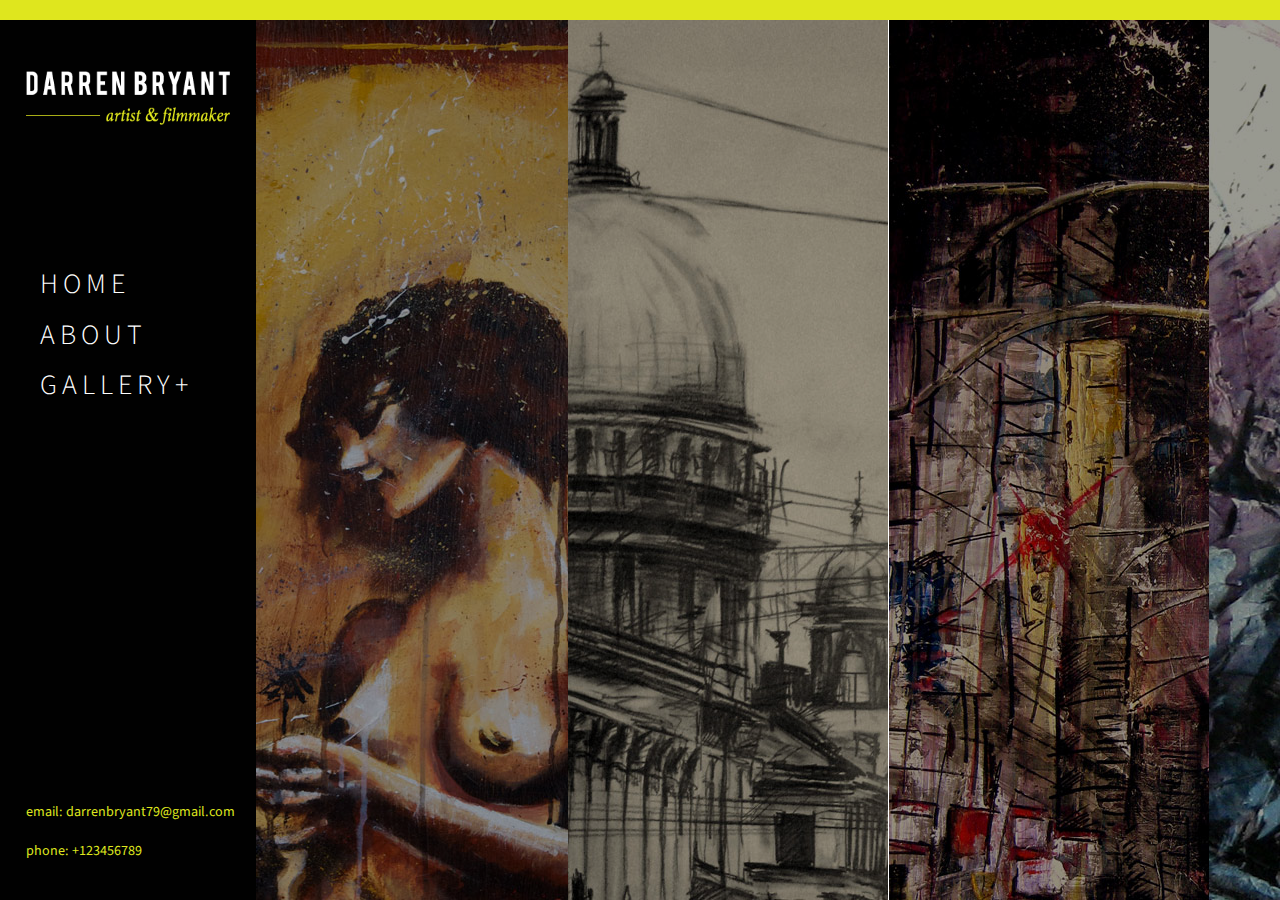
<file: index.html>
<!doctype html>
<html lang="en">
<head>
	<meta charset="UTF-8">
	<title>Darren Bryant | Artist & Filmmaker</title>
	<link rel="stylesheet" href="styles/normalize.css">
	<link rel="stylesheet" href="styles/main.css">
	<meta name="viewport" content="initial-scale=1, maximum-scale=1">
	<link href='http://fonts.googleapis.com/css?family=Source+Sans+Pro:300,400,700' rel='stylesheet' type='text/css'>
</head>
<body>
	<header>
		<div id="menubtn"></div>
			<div id="logo"></div>
		<nav>
			<ul id="menu">
				<li><a href="index.html">home</a></li>
				<li><a href="about.html">about</a></li>
				<li><a href="gallery.html">gallery+</a></li>
			</ul>
			<footer>
				<h4>email: darrenbryant79@gmail.com</h4>
				<h4>phone: +123456789</h4>
			</footer>
		</nav>
	</header>

	<section id="main">
		<ul class="content">
			<li>
				<a href="gallery.html">
					<img src="img/cover1.jpg">
					<div class="overlay">
						<h2>woman in yellow</h2>
						<h3>02.08.2013</p>
					</div>
				</a>	
			</li>
			<li>
				<a href="gallery.html">
				<img src="img/cover2.jpg">
				<div class="overlay">
					<h2>st petersburg</h2>
					<h3>02.08.2013</p>
				</div>
				</a>	
			</li>
			<li>
				<a href="gallery.html">
				<img src="img/cover3.jpg">
				<div class="overlay">
					<h2>downtown</h2>
					<h3>02.08.2013</p>
				</div>
				</a>	
			</li>
			<li>
				<a href="gallery.html">
				<img src="img/cover4.jpg">
				<div class="overlay">
					<h2>Moosey Moose</h2>
					<h3>02.08.2013</p>
				</div>
				</a>	
			</li>
			<li>
				<a href="gallery.html">
				<img src="img/cover1.jpg">
				<div class="overlay">
					<h2>woman in yellow</h2>
					<h3>02.08.2013</p>
				</div>
				</a>	
			</li>
			<li>
				<a href="gallery.html">
				<img src="img/cover2.jpg">
				<div class="overlay">
					<h2>st petersburg</h2>
					<h3>02.08.2013</p>
				</div>
				</a>	
			</li>
			<li>
				<a href="gallery.html">
				<img src="img/cover3.jpg">
				<div class="overlay">
					<h2>downtown</h2>
					<h3>02.08.2013</p>
				</div>
				</a>	
			</li>
			<li>
				<a href="gallery.html">
				<img src="img/cover4.jpg">
				<div class="overlay">
					<h2>Moosey Moose</h2>
					<h3>02.08.2013</p>
				</div>
				</a>	
			</li>
			<li>
				<a href="gallery.html">
				<img src="img/cover1.jpg">
				<div class="overlay">
					<h2>woman in yellow</h2>
					<h3>02.08.2013</p>
				</div>
				</a>	
			</li>
			<li>
				<a href="gallery.html">
				<img src="img/cover2.jpg">
				<div class="overlay">
					<h2>st petersburg</h2>
					<h3>02.08.2013</p>
				</div>
				</a>	
			</li>
			<li>
				<a href="gallery.html">
				<img src="img/cover3.jpg">
				<div class="overlay">
					<h2>downtown</h2>
					<h3>02.08.2013</p>
				</div>
				</a>	
			</li>
			<li>
				<a href="gallery.html">
				<img src="img/cover4.jpg">
				<div class="overlay">
					<h2>Moosey Moose</h2>
					<h3>02.08.2013</p>
				</div>
				</a>	
			</li>
		</ul>
	</section>	
	<script type='text/javascript' src='js/jquery.min.js'></script>
	<script type='text/javascript' src='js/jquery.mousewheel.js'></script>
	<script type="text/javascript" src="js/menu.js"></script>
	<script type="text/javascript">
		$(function() {
			$("body").mousewheel(function(e, delta) { 
				$('body').stop().animate({scrollLeft: '-='+(10*delta)+'px' }, 200);
					e.preventDefault();
			});
		});
	</script>
</body>
</html>
</file>
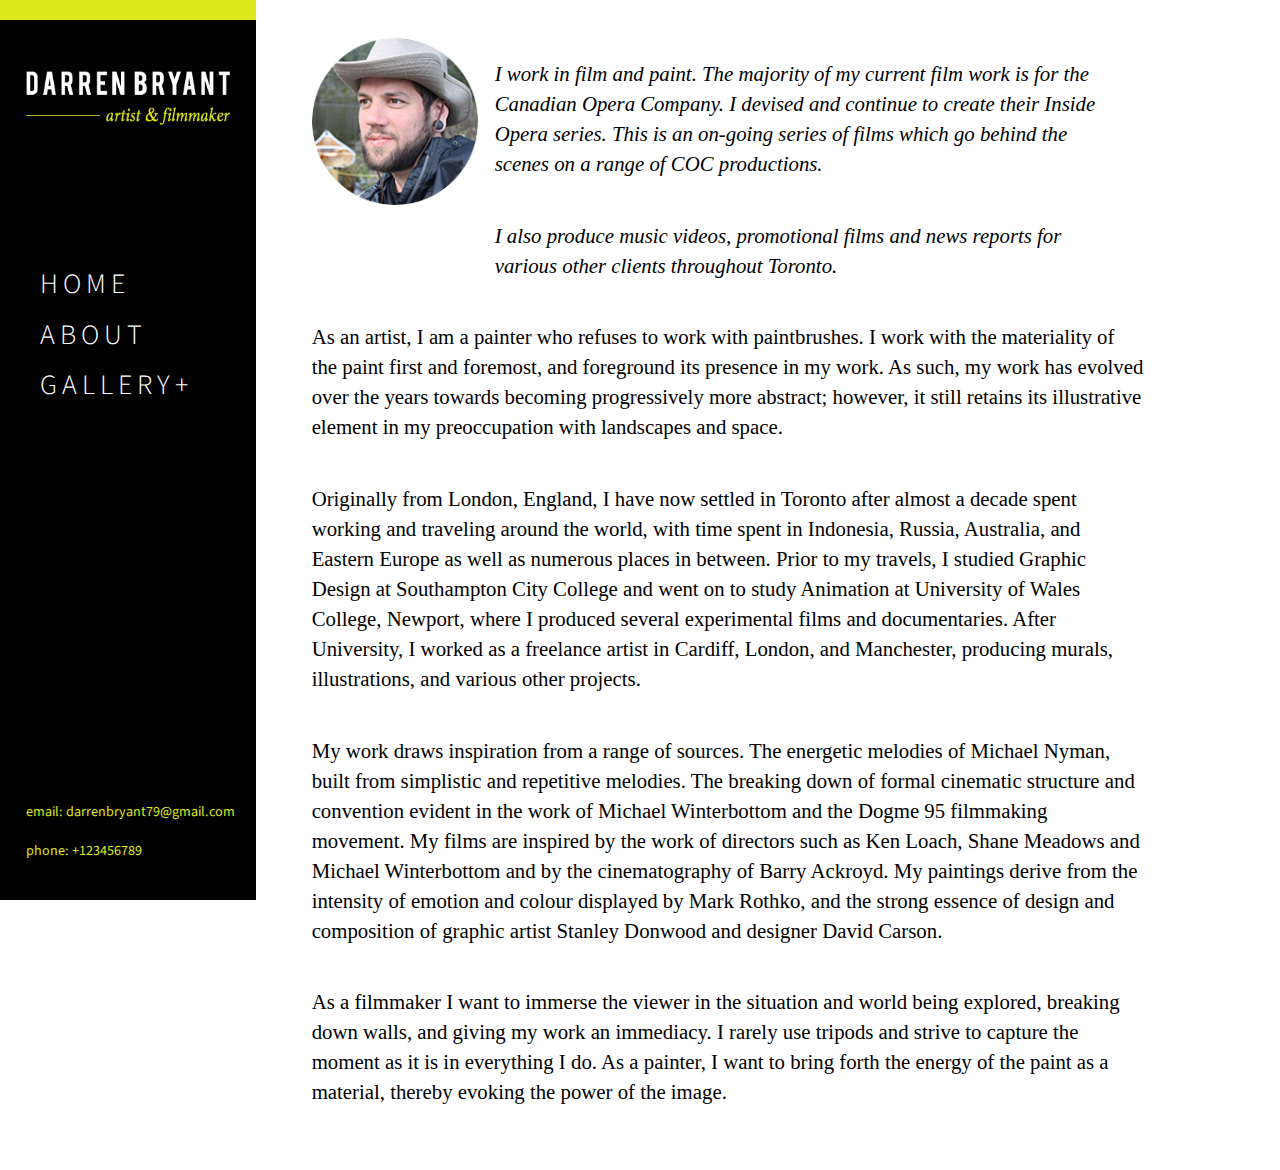
<file: about.html>
<!doctype html>
<html lang="en">
<head>
	<meta charset="UTF-8">
	<title>Darren Bryant | Artist & Filmmaker</title>
	<link rel="stylesheet" href="styles/normalize.css">
	<link rel="stylesheet" href="styles/main.css">
	<meta name="viewport" content="initial-scale=1, maximum-scale=1">
	<link href='http://fonts.googleapis.com/css?family=Source+Sans+Pro:300,400,700' rel='stylesheet' type='text/css'>
</head>
<body>
	<header>
		<div id="menubtn"></div>
			<div id="logo"></div>
		<nav>
			<ul id="menu">
				<li><a href="index.html">home</a></li>
				<li><a href="about.html">about</a></li>
				<li><a href="gallery.html">gallery+</a></li>
			</ul>
			<footer>
				<h4>email: darrenbryant79@gmail.com</h4>
				<h4>phone: +123456789</h4>
			</footer>
		</nav>
	</header>

	<section id="about">
		<div class="container">
			<img src="img/pic.png">
			<p class="cursive">I work in film and paint.  The majority of my current film work is for the Canadian Opera Company.  I devised and continue to create their Inside Opera series.  This is an on-going series of films which go behind the scenes on a range of COC productions.</p>
			<p class="cursive">I also produce music videos, promotional films and news reports for various other clients throughout Toronto.</p>
			<p>As an artist, I am a painter who refuses to work with paintbrushes.  I work with the materiality of the paint first and foremost, and foreground its presence in my work. As such, my work has evolved over the years towards becoming progressively more abstract; however, it still retains its illustrative element in my preoccupation with landscapes and space.</p>
			<p>Originally from London, England, I have now settled in Toronto after almost a decade spent working and traveling around the world, with time spent in Indonesia, Russia, Australia, and Eastern Europe as well as numerous places in between. Prior to my travels, I studied Graphic Design at Southampton City College and went on to study Animation at University of Wales College, Newport, where I produced several experimental films and documentaries. After University, I worked as a freelance artist in Cardiff, London, and Manchester, producing murals, illustrations, and various other projects.</p>
			<p>My work draws inspiration from a range of sources.  The energetic melodies of Michael Nyman, built from simplistic and repetitive melodies.  The breaking down of formal cinematic structure and convention evident in the work of Michael Winterbottom and the Dogme 95 filmmaking  movement.  My films are inspired by the work of directors such as Ken Loach, Shane Meadows and Michael Winterbottom and by the cinematography of Barry Ackroyd.  My paintings derive from the intensity of emotion and colour displayed by Mark Rothko, and the strong essence of design and composition of graphic artist Stanley Donwood and designer David Carson.</p>
			<p>As a filmmaker I want to immerse the viewer in the situation and world being explored, breaking down walls, and giving my work an immediacy. I rarely use tripods and strive to capture the moment as it is in everything I do.   As a painter, I want to bring forth the energy of the paint as a material, thereby evoking the power of the image.</p>
		</div>
	</section>
	<script type="text/javascript" src="js/jquery.min.js"></script>
	<script type="text/javascript" src="js/menu.js"></script>
</body>
</html>
</file>
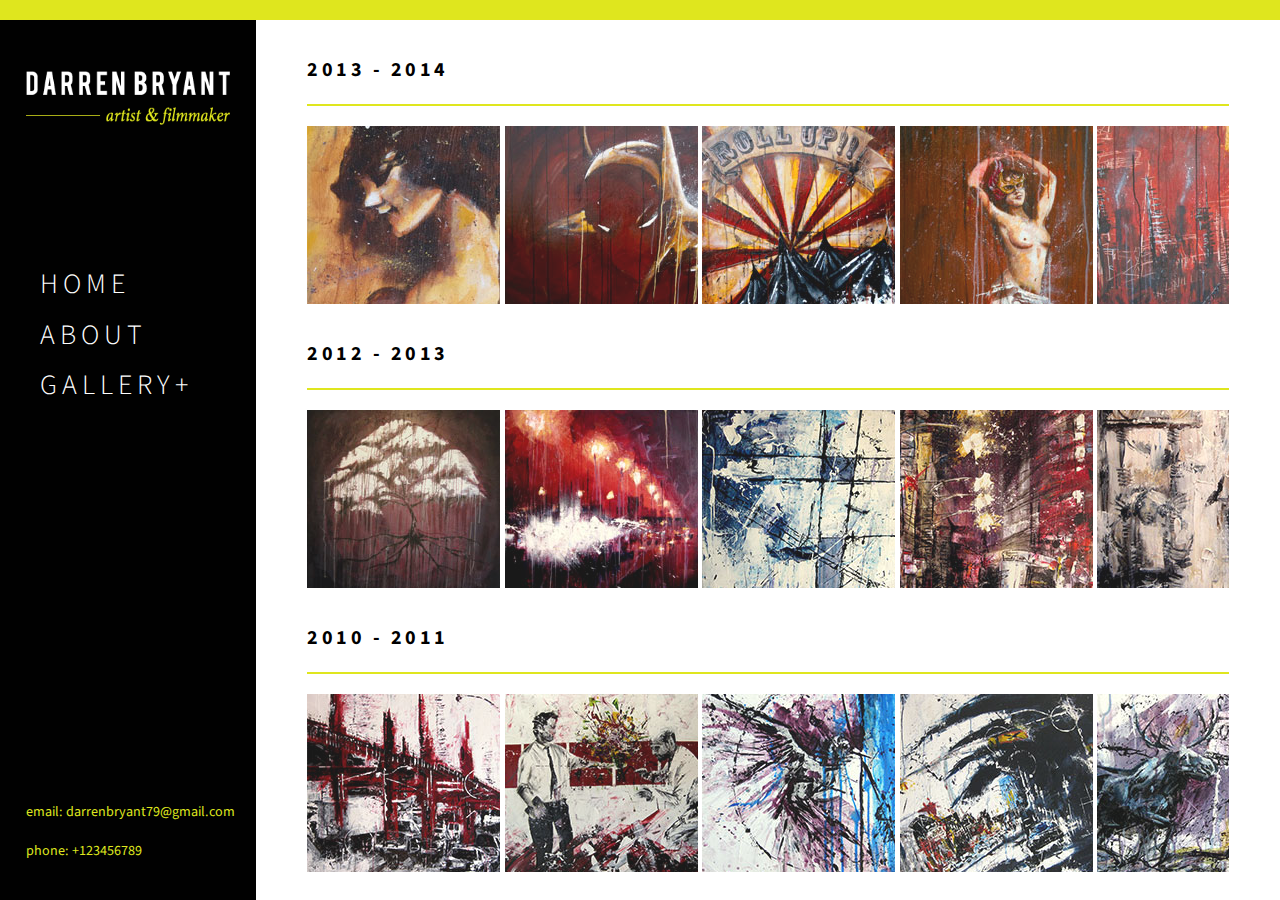
<file: gallery.html>
<!doctype html>
<html lang="en">
<head>
	<meta charset="UTF-8">
	<title>Darren Bryant | Artist & Filmmaker</title>
	<link rel="stylesheet" href="styles/normalize.css">
	<link rel="stylesheet" href="styles/main.css">
	<link href="styles/swipebox.min.css" rel="stylesheet" />
	<meta name="viewport" content="initial-scale=1, maximum-scale=1">
	<link href='http://fonts.googleapis.com/css?family=Source+Sans+Pro:300,400,700' rel='stylesheet' type='text/css'>
</head>
<body>
	<header>
		<div id="menubtn"></div>
			<div id="logo"></div>
		<nav>
			<ul id="menu">
				<li><a href="index.html">home</a></li>
				<li><a href="about.html">about</a></li>
				<li><a href="gallery.html">gallery+</a></li>
			</ul>
			<footer>
				<h4>email: darrenbryant79@gmail.com</h4>
				<h4>phone: +123456789</h4>
			</footer>
		</nav>
	</header>

	<section id="main">
		<div class="album">
			<h3>2013 - 2014</h3>
			<div class="scroll_cont">
				<ul class="artworks">
					<li>
						<a href="img/full_img/img1.jpg" class="swipebox" rel="image-1" data-title="My caption">
							<img src="img/thumbs/thumb1.jpg">
						</a>
					</li>
					<li>
						<a href="img/full_img/img2.jpg" class="swipebox" rel="image-1" data-title="My caption">
							<img src="img/thumbs/thumb2.jpg">
						</a>
					</li>
					<li>
						<a href="img/full_img/img3.jpg" class="swipebox" rel="image-1" data-title="My caption">
							<img src="img/thumbs/thumb3.jpg">
						</a>
					</li>
					<li>
						<a href="img/full_img/img4.jpg" class="swipebox" rel="image-1" data-title="My caption">
							<img src="img/thumbs/thumb4.jpg">
						</a>
					</li>
					<li>
						<a href="img/full_img/img5.jpg" class="swipebox" rel="image-1" data-title="My caption">
							<img src="img/thumbs/thumb5.jpg">
						</a>
					</li>
					<li>
						<a href="img/full_img/img6.jpg" class="swipebox" rel="image-1" data-title="My caption">
							<img src="img/thumbs/thumb6.jpg">
						</a>
					</li>
					<li>
						<a href="img/full_img/img7.jpg" class="swipebox" rel="image-1" data-title="My caption">
							<img src="img/thumbs/thumb7.jpg">
						</a>
					</li>
				</ul>
			</div>
		</div>
		<div class="album">
			<h3>2012 - 2013</h3>
			<div class="scroll_cont">
				<ul class="artworks">
					<li>
						<a href="img/full_img/img21.jpg" class="swipebox" rel="image-2" data-title="My caption">
							<img src="img/thumbs/thumb21.jpg">
						</a>
					</li>
					<li>
						<a href="img/full_img/img22.jpg" class="swipebox" rel="image-2" data-title="My caption">
							<img src="img/thumbs/thumb22.jpg">
						</a>
					</li>
					<li>
						<a href="img/full_img/img23.jpg" class="swipebox" rel="image-2" data-title="My caption">
							<img src="img/thumbs/thumb23.jpg">
						</a>
					</li>
					<li>
						<a href="img/full_img/img24.jpg" class="swipebox" rel="image-2" data-title="My caption">
							<img src="img/thumbs/thumb24.jpg">
						</a>
					</li>
					<li>
						<a href="img/full_img/img25.jpg" class="swipebox" rel="image-2" data-title="My caption">
							<img src="img/thumbs/thumb25.jpg">
						</a>
					</li>
					<li>
						<a href="img/full_img/img26.jpg" class="swipebox" rel="image-2" data-title="My caption">
							<img src="img/thumbs/thumb26.jpg">
						</a>
					</li>
				</ul>
			</div>
		</div>
		<div class="album">
			<h3>2010 - 2011</h3>
			<div class="scroll_cont">
				<ul class="artworks">
					<li>
						<a href="img/full_img/img31.jpg" class="swipebox" rel="image-3" data-title="My caption">
							<img src="img/thumbs/thumb31.jpg">
						</a>
					</li>
					<li>
						<a href="img/full_img/img32.jpg" class="swipebox" rel="image-3" data-title="My caption">
							<img src="img/thumbs/thumb32.jpg">
						</a>
					</li>
					<li>
						<a href="img/full_img/img33.jpg" class="swipebox" rel="image-3" data-title="My caption">
							<img src="img/thumbs/thumb33.jpg">
						</a>
					</li>
					<li>
						<a href="img/full_img/img34.jpg" class="swipebox" rel="image-3" data-title="My caption">
							<img src="img/thumbs/thumb34.jpg">
						</a>
					</li>
					<li>
						<a href="img/full_img/img35.jpg" class="swipebox" rel="image-3" data-title="My caption">
							<img src="img/thumbs/thumb35.jpg">
						</a>
					</li>
					<li>
						<a href="img/full_img/img36.jpg" class="swipebox" rel="image-3" data-title="My caption">
							<img src="img/thumbs/thumb36.jpg">
						</a>
					</li>
					<li>
						<a href="img/full_img/img37.jpg" class="swipebox" rel="image-3" data-title="My caption">
							<img src="img/thumbs/thumb37.jpg">
						</a>
					</li>
				</ul>
			</div>
		</div>
	</section>
	
	<script type="text/javascript" src="js/jquery.min.js"></script>
	<script type="text/javascript" src="js/jquery.swipebox.min.js"></script>
	<script type="text/javascript" src="js/iScroll.js"></script>
	<script type="text/javascript" src="js/jScroll.js"></script>
	<script type="text/javascript" src="js/jquery.mousewheel.js"></script>
	<script type="text/javascript" src="js/menu.js"></script>
	<script type="text/javascript">
		$('.swipebox').swipebox();
		$("div.scroll_cont").jScroll({
			scrollX: true, 
			scrollY: false,
			scrollbars: false,
			freeScroll: false,
			lockDirection: true
		});
		
		$("div.scroll_cont").mousewheel(function(e, delta) { 
			$(this).stop().animate({scrollLeft: '-='+(150*delta)+'px' }, 200);
				e.preventDefault();
		});
	</script>

</body>
</html>
</file>
<file: styles/main.css>
* {
	-webkit-box-sizing: border-box;
	-moz-box-sizing: border-box;
	box-sizing: border-box;
}

h2 {
	padding-top: 10%;
	font-family: 'Source Sans Pro', sans-serif;
	font-size: 1.413em;
	font-weight: 700;
	letter-spacing: 3.5px;
	text-transform: uppercase;	
}

h3 {
	font-family: 'Source Sans Pro', sans-serif;
	font-size: 20px;
	font-weight: 300;
	letter-spacing: 3.5px;
	text-transform: uppercase;	
}

h4 {
	font-family: 'Source Sans Pro', sans-serif;
	font-weight: 400;
	font-size: 98%;
	white-space: nowrap;
	color: #dfe61e;
}

html,
body {
	width: 100%;
	height: 100%;
}

/* menu layout */

header {
	position: fixed;
	z-index: 1000;
	display: block;
	width: 20%;
	min-width: 250px;
	height: 100vh;
	padding-top: 4%;	
	background-color: #010101; 	
	border-top: 1.25em solid #dfe61e;	
}

nav {
	width: 100%;
	height: 80%;
}

#menubtn {
	display: none;
	float: left;
	margin: 2% 0 0 5%;
	width: 33px;
	height: 19px;
	background: url("../img/menu@2x.png") no-repeat;
	background-size: 80%;	
}

#logo {
	width: 80%;
	height: 20%;
	background: url("../img/logo.png") no-repeat;
	margin: 0 auto; 
	background-size: 100%;
}

ul#menu {
	height: 80%;
}

ul#menu li {
	padding-top: 5%;
	list-style: none;	
}

ul#menu li a {	
	font-family: 'Source Sans Pro', sans-serif;
	font-weight: 300;
	font-size: 28px;
	letter-spacing: 5px;
	color: #fff;
	text-transform: uppercase;
	text-decoration: none;
}

footer {	
	margin: 0 10%;
	font-size: 0.9em;
}

/* homepage */

section#main {
	position: absolute;
	padding-left: 20%;
	height: 100%;
	width: 100%;
	border-top: 1.25em solid #dfe61e;
}

ul.content {
	float: left;
	margin: 0;
	padding: 0;
	margin-left: -0.25em;	
	width: auto;
	height: 100%;
	white-space:nowrap; 
	overflow-y: hidden;	
}

ul.content li {
	position: relative;
	display: inline-block;	
	margin-left: -0.25em;
}

.overlay {
	position: absolute;
	top: 0;
	width: 100%;
	height: 100%;
	background-color: rgba(0,0,0, 0.4);
	background-size: 100px 100px;	
	-webkit-transition: all 500ms ease-in;
	-moz-transition: all 500ms ease-in;
	-ms-transition: all 500ms ease-in;
	-o-transition: all 500ms ease-in;
	transition: all 500ms ease-in;
}

.overlay h2,
.overlay h3 {
	color: #000;
	text-align: center;	
	opacity: 0;
	-webkit-transition: all 500ms ease-in;
	-moz-transition: all 500ms ease-in;
	-ms-transition: all 500ms ease-in;
	-o-transition: all 500ms ease-in;
	transition: all 500ms ease-in;
}

.overlay:hover,
ul.content li a:hover > .overlay {
	top: 50%;
	height: 180px;
	background-color: rgba(223,230,30,0.4);	
}

.overlay:hover > .overlay h2,
ul.content li a:hover > .overlay h2,
.overlay:hover > .overlay h3,
ul.content li a:hover > .overlay h3 {
	opacity: 1;
} 

/* about page */

section#about {	
	width: 100%;
	padding: 3% 0 3% 0;
}

section#about:before {
	content: "";
	display: inline-block;
	width: 24vw;
	min-width: 280px;
	height: 100vh;
}
section#about .container {
	display: inline-block;
	width: 65%;
}
section#about img {
	float: left;
	width: 20%;
	margin-right: 2%;
}

p {
	float: left;
	width: 100%;	
	font-family: Georgia, Times, "Times New Roman", serif;
	font-size: 1.3em;
	line-height: 30px;
}

p.cursive {
	float: left;
	width: 75%;	
	font-style: italic;
}

/* gallery page */

.album {
	padding: 1em 5% 0 5%;
}

.scroll_cont {
	width: 100%;
	height: 200px;
	border-top: 2px solid #dfe61e;	
	overflow: hidden;	
}

.album h3 {
	font-weight: bold;
}

ul.artworks {
	float: left;
	width: auto;
	height: 193px;
	margin: 0;
	padding: 0;
	padding-top: 20px;	
	white-space:nowrap; 	
}

ul.artworks li {
	position: relative;
	display: inline-block;	
}

ul.artworks li a img {
	width: 193px;
	height: 193px;
	opacity: 0.9;
	-webkit-transition: all 500ms ease-in;
	-moz-transition: all 500ms ease-in;
	-ms-transition: all 500ms ease-in;
	-o-transition: all 500ms ease-in;
	transition: all 500ms ease-in;
}

ul.artworks li img:hover { 
	opacity: 1;
}


/*================ MEDIA QUERIES =======================*/


@media screen and (min-width: 320px) and (max-width: 900px) {

	/* menu layout */

	header {
		width: 100%;
		height: 12%;
		min-height: 85px;
		border-top: 0.5em solid #dfe61e;
	}

	nav {
		width: 100%;
		height: 100%;
		padding: 1%;
	}

	#menubtn {
		display: block;
		cursor: pointer;
	}

	#logo {
		display: block;
		float: none;		
		height: 100%;
		background: url("../img/logo.png") no-repeat;
		background-size: 60%;
		background-position: 99% 28%;
	}

	nav {
		position: fixed;
		left: -50%;
		width: 50%;		
		height: 100%;
		margin: 0;
		padding: 5% 1%;
		background-color: #000;		
	}

	nav li {
		padding-top: 5%;
		list-style: none;		
	}

	nav li a {
		font-family: 'Source Sans Pro', sans-serif;
		font-weight: 300;
		font-size: 28px;
		letter-spacing: 5px;
		color: #fff;
		text-transform: uppercase;
		text-decoration: none;
	}

	footer {
		margin-left: 0;
		font-size: 0.8em;
	}

	footer h4 {
		padding-left: 1%;
		white-space: normal;		
	}

	/* homepage */

	section#main {
		float: left;
		width: 100%;
		height: 100%;
		padding-left: 0;		
		border: none;
	}

	section#main:before {
	    content: "";
	    display: block;
	    height: 11vh;
	    min-height: 85px;
	}

	ul.content {
		font-size: 0;
	}

	ul.content li {
		margin-left: 0;
		font-size: 20px;
	}

	ul.content li a img {
		height: 100vh;
	}

	.overlay,
	.overlay:hover,
	ul.content li a:hover > .overlay {
		top: 70%;
		height: 20%;
		background-color: rgba(223,230,30,0.4);
		transition: none;
	}

	.overlay h2, 
	.overlay h3 {		
		font-size: 17px;
		letter-spacing: 0;
		opacity: 1;
		-webkit-text-size-adjust: 50%;
		transition: none;		
	}

	ul#menu {
		height: 60%;
		padding-left: 10%;
	}

	ul#menu li a {
		font-size: 20px;
		-webkit-text-size-adjust: 70%;		
	}

	/*about page*/

	section#about {
		width: 97%;
		padding: 5%;
		padding-top: 30%;
	}

	section#about .container {
		display: inline-block;
		width: 100%;
	}

	section#about:before {
		display: none;
	}

	section#about img {
		width: 50%;
		margin: 5% 25%;
	}

	p.cursive {
		width: 100%;
	}

	p {
		font-size: 0.9em;
	}	
	
}

/* only tablet */

@media screen and (min-width: 480px) and (max-width: 900px) { 

	header {
		padding-top: 1%;
	}

	#logo {
		background-position: 99% 28%;
		background-size: 30%;		
	}

	/*about page*/

	section#about {
		width: 97%;
		padding-top: 0;
	}

	section#about .container{
		display: inline-block;
		width: 100%;
	}

	section#about:before {
	    content: "";
	    display: block;
	    height: 15vh;
	    min-height: 85px;
	}

	section#about img {
		width: 30%;
		margin: 0 35%;
	}
	
} 

/* override swipebox */

#swipebox-overlay {
	background: none repeat scroll 0 0 rgba(0, 0, 0, 0.9) !important;
}

#swipebox-caption,
#swipebox-action {
	background-image: none !important;	
}

#swipebox-caption {
	 border-bottom: 1px solid #DFE61E !important;
}

#swipebox-action {
	border-top: 1px solid #DFE61E !important;
}
</file>
<file: styles/swipebox.min.css>
/*! Swipebox v1.2.6 | Constantin Saguin csag.co | MIT License | github.com/brutaldesign/swipebox */html.swipebox-html.swipebox-touch{overflow:hidden!important}#swipebox-overlay img{border:none!important}#swipebox-overlay{width:100%;height:100%;position:fixed;top:0;left:0;z-index:99999!important;overflow:hidden;-webkit-user-select:none;-moz-user-select:none;user-select:none}#swipebox-slider{height:100%;left:0;top:0;width:100%;white-space:nowrap;position:absolute;display:none}#swipebox-slider .slide{background:url(../img/loader.gif) no-repeat center center;height:100%;width:100%;line-height:1px;text-align:center;display:inline-block}#swipebox-slider .slide:before{content:"";display:inline-block;height:50%;width:1px;margin-right:-1px}#swipebox-slider .slide .swipebox-video-container,#swipebox-slider .slide img{display:inline-block;max-height:100%;max-width:100%;margin:0;padding:0;width:auto;height:auto;vertical-align:middle}#swipebox-slider .slide .swipebox-video-container{background:0 0;max-width:1140px;max-height:100%;width:100%;padding:5%;box-sizing:border-box;-webkit-box-sizing:border-box;-moz-box-sizing:border-box}#swipebox-slider .slide .swipebox-video-container .swipebox-video{width:100%;height:0;padding-bottom:56.25%;overflow:hidden;position:relative}#swipebox-slider .slide .swipebox-video-container .swipebox-video iframe{width:100%!important;height:100%!important;position:absolute;top:0;left:0}#swipebox-action,#swipebox-caption{position:absolute;left:0;z-index:999;height:50px;width:100%}#swipebox-action{bottom:-50px}#swipebox-action.visible-bars{-webkit-transform:translateY(-50px);-moz-transform:translateY(-50px);-ms-transform:translateY(-50px);-o-transform:translateY(-50px);transform:translateY(-50px)}#swipebox-action #swipebox-close,#swipebox-action #swipebox-next,#swipebox-action #swipebox-prev{background-image:url(../img/icons.png);background-repeat:no-repeat;border:none!important;text-decoration:none!important;cursor:pointer;position:absolute;width:50px;height:50px;top:0}#swipebox-action #swipebox-prev{background-position:-32px 13px;right:100px}#swipebox-action #swipebox-next{background-position:-78px 13px;right:40px}#swipebox-action #swipebox-close{background-position:15px 12px;left:40px}#swipebox-action #swipebox-next.disabled,#swipebox-action #swipebox-prev.disabled{opacity:.3}#swipebox-caption{top:-50px;text-align:center}#swipebox-caption.visible-bars{-webkit-transform:translateY(50px);-moz-transform:translateY(50px);-ms-transform:translateY(50px);-o-transform:translateY(50px);transform:translateY(50px)}#swipebox-slider.rightSpring{-moz-animation:rightSpring .3s;-webkit-animation:rightSpring .3s}#swipebox-slider.leftSpring{-moz-animation:leftSpring .3s;-webkit-animation:leftSpring .3s}@-moz-keyframes rightSpring{0%{margin-left:0}50%{margin-left:-30px}100%{margin-left:0}}@-moz-keyframes leftSpring{0%{margin-left:0}50%{margin-left:30px}100%{margin-left:0}}@-webkit-keyframes rightSpring{0%{margin-left:0}50%{margin-left:-30px}100%{margin-left:0}}@-webkit-keyframes leftSpring{0%{margin-left:0}50%{margin-left:30px}100%{margin-left:0}}@media screen and (max-width:800px){#swipebox-action #swipebox-close{left:0}#swipebox-action #swipebox-prev{right:60px}#swipebox-action #swipebox-next{right:0}}#swipebox-overlay{background:#0d0d0d}#swipebox-action,#swipebox-caption{text-shadow:1px 1px 1px #000;background-color:#0d0d0d;background-image:-webkit-gradient(linear,50% 0,50% 100%,color-stop(0%,#0d0d0d),color-stop(100%,#000));background-image:-webkit-linear-gradient(#0d0d0d,#000);background-image:-moz-linear-gradient(#0d0d0d,#000);background-image:-o-linear-gradient(#0d0d0d,#000);background-image:linear-gradient(#0d0d0d,#000);opacity:.95}#swipebox-action{border-top:1px solid rgba(255,255,255,.2)}#swipebox-caption{border-bottom:1px solid rgba(255,255,255,.2);color:#fff!important;font-size:15px;line-height:43px;font-family:Helvetica,Arial,sans-serif}
</file>
